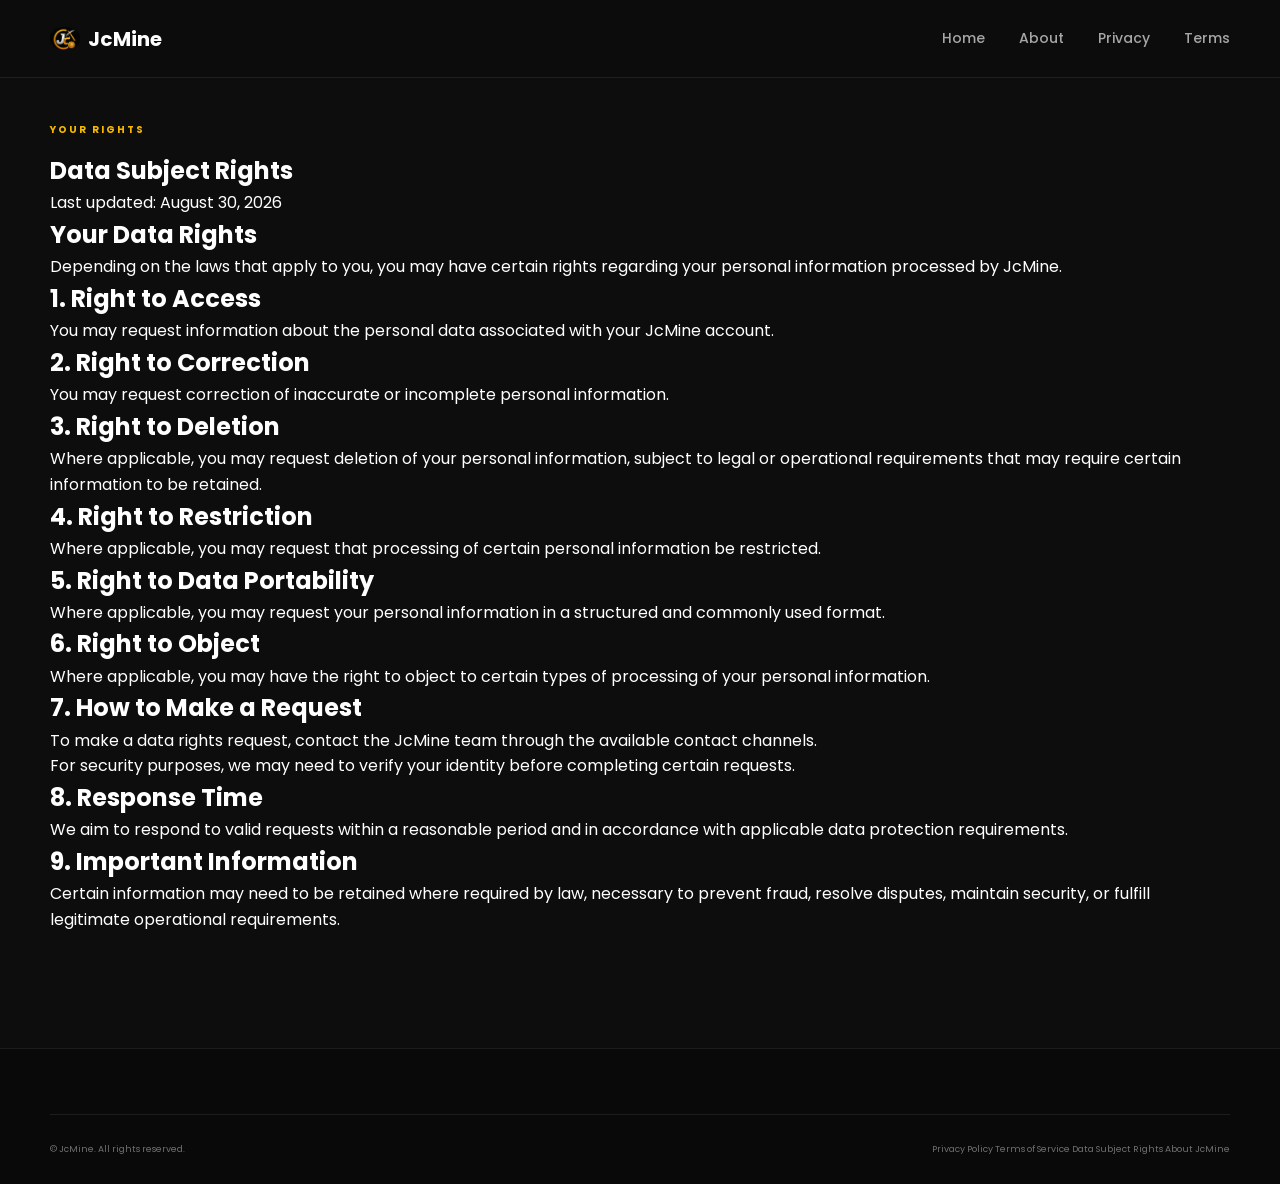
<file: data-rights.html>
<!DOCTYPE html>
<html lang="en">

<head>

    <meta charset="UTF-8">

    <meta
        name="viewport"
        content="width=device-width, initial-scale=1.0"
    >

    <meta
        name="theme-color"
        content="#0D0D0D"
    >

    <title>Data Subject Rights — JcMine</title>

    <link
        href="https://fonts.googleapis.com/css2?family=Poppins:wght@300;400;500;600;700;800&display=swap"
        rel="stylesheet"
    >

    <link rel="stylesheet" href="style.css">

</head>

<body>

<header class="site-header">

    <div class="container nav-container">

        <a href="index.html" class="brand">

            <img
                src="assets/images/jcmine_icon.png"
                alt="JcMine Logo"
            >

            <span>JcMine</span>

        </a>

        <nav class="desktop-nav">

            <a href="index.html" class="nav-link">
                Home
            </a>

            <a href="about.html" class="nav-link">
                About
            </a>

            <a href="privacy.html" class="nav-link">
                Privacy
            </a>

            <a href="terms.html" class="nav-link">
                Terms
            </a>

        </nav>

    </div>

</header>


<main>

<section class="section legal-section">

    <div class="container legal-container">

        <span class="section-label">
            YOUR RIGHTS
        </span>

        <h1>
            Data Subject <span>Rights</span>
        </h1>

        <p class="legal-updated">
            Last updated: August 30, 2026
        </p>


        <div class="legal-card">

            <h2>Your Data Rights</h2>

            <p>
                Depending on the laws that apply to you, you may have
                certain rights regarding your personal information
                processed by JcMine.
            </p>


            <h2>1. Right to Access</h2>

            <p>
                You may request information about the personal data
                associated with your JcMine account.
            </p>


            <h2>2. Right to Correction</h2>

            <p>
                You may request correction of inaccurate or incomplete
                personal information.
            </p>


            <h2>3. Right to Deletion</h2>

            <p>
                Where applicable, you may request deletion of your
                personal information, subject to legal or operational
                requirements that may require certain information to
                be retained.
            </p>


            <h2>4. Right to Restriction</h2>

            <p>
                Where applicable, you may request that processing of
                certain personal information be restricted.
            </p>


            <h2>5. Right to Data Portability</h2>

            <p>
                Where applicable, you may request your personal
                information in a structured and commonly used format.
            </p>


            <h2>6. Right to Object</h2>

            <p>
                Where applicable, you may have the right to object
                to certain types of processing of your personal
                information.
            </p>


            <h2>7. How to Make a Request</h2>

            <p>
                To make a data rights request, contact the JcMine
                team through the available contact channels.
            </p>

            <p>
                For security purposes, we may need to verify your
                identity before completing certain requests.
            </p>


            <h2>8. Response Time</h2>

            <p>
                We aim to respond to valid requests within a
                reasonable period and in accordance with applicable
                data protection requirements.
            </p>


            <h2>9. Important Information</h2>

            <p>
                Certain information may need to be retained where
                required by law, necessary to prevent fraud, resolve
                disputes, maintain security, or fulfill legitimate
                operational requirements.
            </p>

        </div>

    </div>

</section>

</main>


<footer class="site-footer">

    <div class="container footer-bottom">

        <p>
            © <span id="currentYear"></span> JcMine.
            All rights reserved.
        </p>

        <div>

            <a href="privacy-policy.html">
                Privacy Policy
            </a>

            <a href="terms-of-service.html">
                Terms of Service
            </a>

            <a href="data-subject-rights.html">
                Data Subject Rights
            </a>

            <a href="about.html">
                About JcMine
            </a>

        </div>

    </div>

</footer>

<script src="script.js"></script>

</body>
</html>
</file>
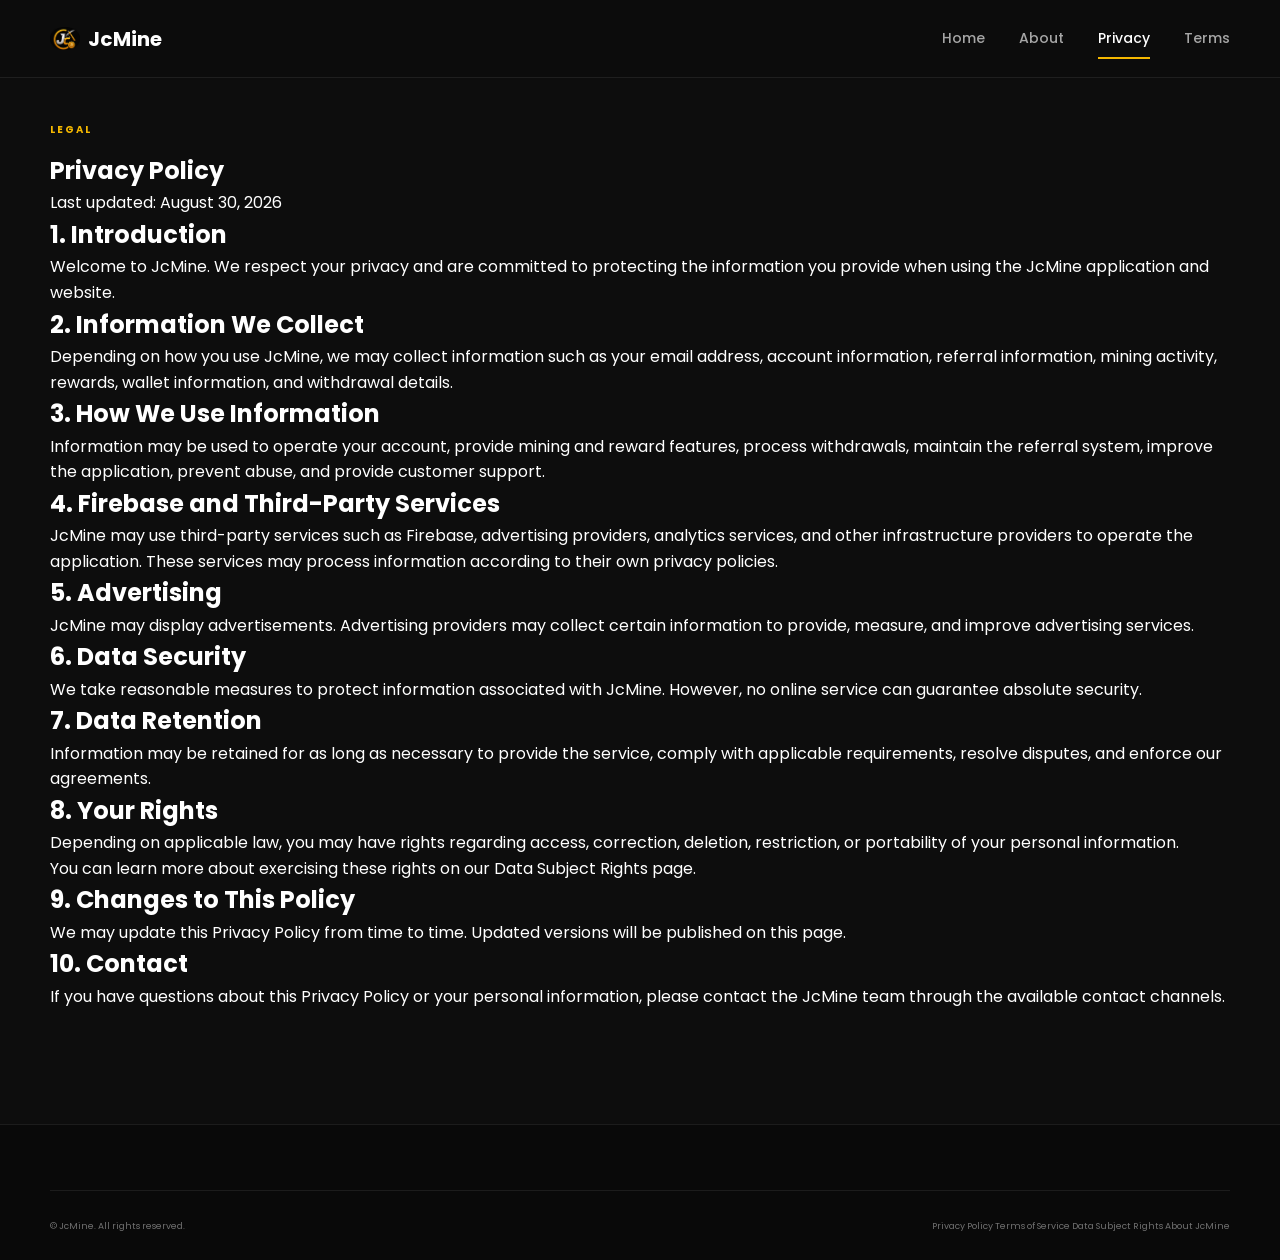
<file: privacy.html>
<!DOCTYPE html>
<html lang="en">
<head>
    <meta charset="UTF-8">

    <meta
        name="viewport"
        content="width=device-width, initial-scale=1.0"
    >

    <meta
        name="description"
        content="JcMine Privacy Policy"
    >

    <meta
        name="theme-color"
        content="#0D0D0D"
    >

    <title>Privacy Policy — JcMine</title>

    <link
        rel="preconnect"
        href="https://fonts.googleapis.com"
    >

    <link
        rel="preconnect"
        href="https://fonts.gstatic.com"
        crossorigin
    >

    <link
        href="https://fonts.googleapis.com/css2?family=Poppins:wght@300;400;500;600;700;800&display=swap"
        rel="stylesheet"
    >

    <link rel="stylesheet" href="style.css">
</head>

<body>

<header class="site-header">

    <div class="container nav-container">

        <a href="index.html" class="brand">

            <img
                src="assets/images/jcmine_icon.png"
                alt="JcMine Logo"
            >

            <span>JcMine</span>

        </a>

        <nav class="desktop-nav">

            <a href="index.html" class="nav-link">
                Home
            </a>

            <a href="about.html" class="nav-link">
                About
            </a>

            <a href="privacy.html" class="nav-link active">
                Privacy
            </a>

            <a href="terms.html" class="nav-link">
                Terms
            </a>

        </nav>

    </div>

</header>


<main>

<section class="section legal-section">

    <div class="container legal-container">

        <span class="section-label">
            LEGAL
        </span>

        <h1>
            Privacy <span>Policy</span>
        </h1>

        <p class="legal-updated">
            Last updated: August 30, 2026
        </p>


        <div class="legal-card">

            <h2>1. Introduction</h2>

            <p>
                Welcome to JcMine. We respect your privacy and are
                committed to protecting the information you provide
                when using the JcMine application and website.
            </p>


            <h2>2. Information We Collect</h2>

            <p>
                Depending on how you use JcMine, we may collect
                information such as your email address, account
                information, referral information, mining activity,
                rewards, wallet information, and withdrawal details.
            </p>


            <h2>3. How We Use Information</h2>

            <p>
                Information may be used to operate your account,
                provide mining and reward features, process
                withdrawals, maintain the referral system, improve
                the application, prevent abuse, and provide customer
                support.
            </p>


            <h2>4. Firebase and Third-Party Services</h2>

            <p>
                JcMine may use third-party services such as Firebase,
                advertising providers, analytics services, and other
                infrastructure providers to operate the application.
                These services may process information according to
                their own privacy policies.
            </p>


            <h2>5. Advertising</h2>

            <p>
                JcMine may display advertisements. Advertising
                providers may collect certain information to provide,
                measure, and improve advertising services.
            </p>


            <h2>6. Data Security</h2>

            <p>
                We take reasonable measures to protect information
                associated with JcMine. However, no online service
                can guarantee absolute security.
            </p>


            <h2>7. Data Retention</h2>

            <p>
                Information may be retained for as long as necessary
                to provide the service, comply with applicable
                requirements, resolve disputes, and enforce our
                agreements.
            </p>


            <h2>8. Your Rights</h2>

            <p>
                Depending on applicable law, you may have rights
                regarding access, correction, deletion, restriction,
                or portability of your personal information.
            </p>

            <p>
                You can learn more about exercising these rights on
                our Data Subject Rights page.
            </p>


            <h2>9. Changes to This Policy</h2>

            <p>
                We may update this Privacy Policy from time to time.
                Updated versions will be published on this page.
            </p>


            <h2>10. Contact</h2>

            <p>
                If you have questions about this Privacy Policy or
                your personal information, please contact the JcMine
                team through the available contact channels.
            </p>

        </div>

    </div>

</section>

</main>


<footer class="site-footer">

    <div class="container footer-bottom">

        <p>
            © <span id="currentYear"></span> JcMine.
            All rights reserved.
        </p>

        <div>

            <a href="privacy-policy.html">
                Privacy Policy
            </a>

            <a href="terms-of-service.html">
                Terms of Service
            </a>

            <a href="data-subject-rights.html">
                Data Subject Rights
            </a>

            <a href="about.html">
                About JcMine
            </a>

        </div>

    </div>

</footer>

<script src="script.js"></script>

</body>
</html>
</file>
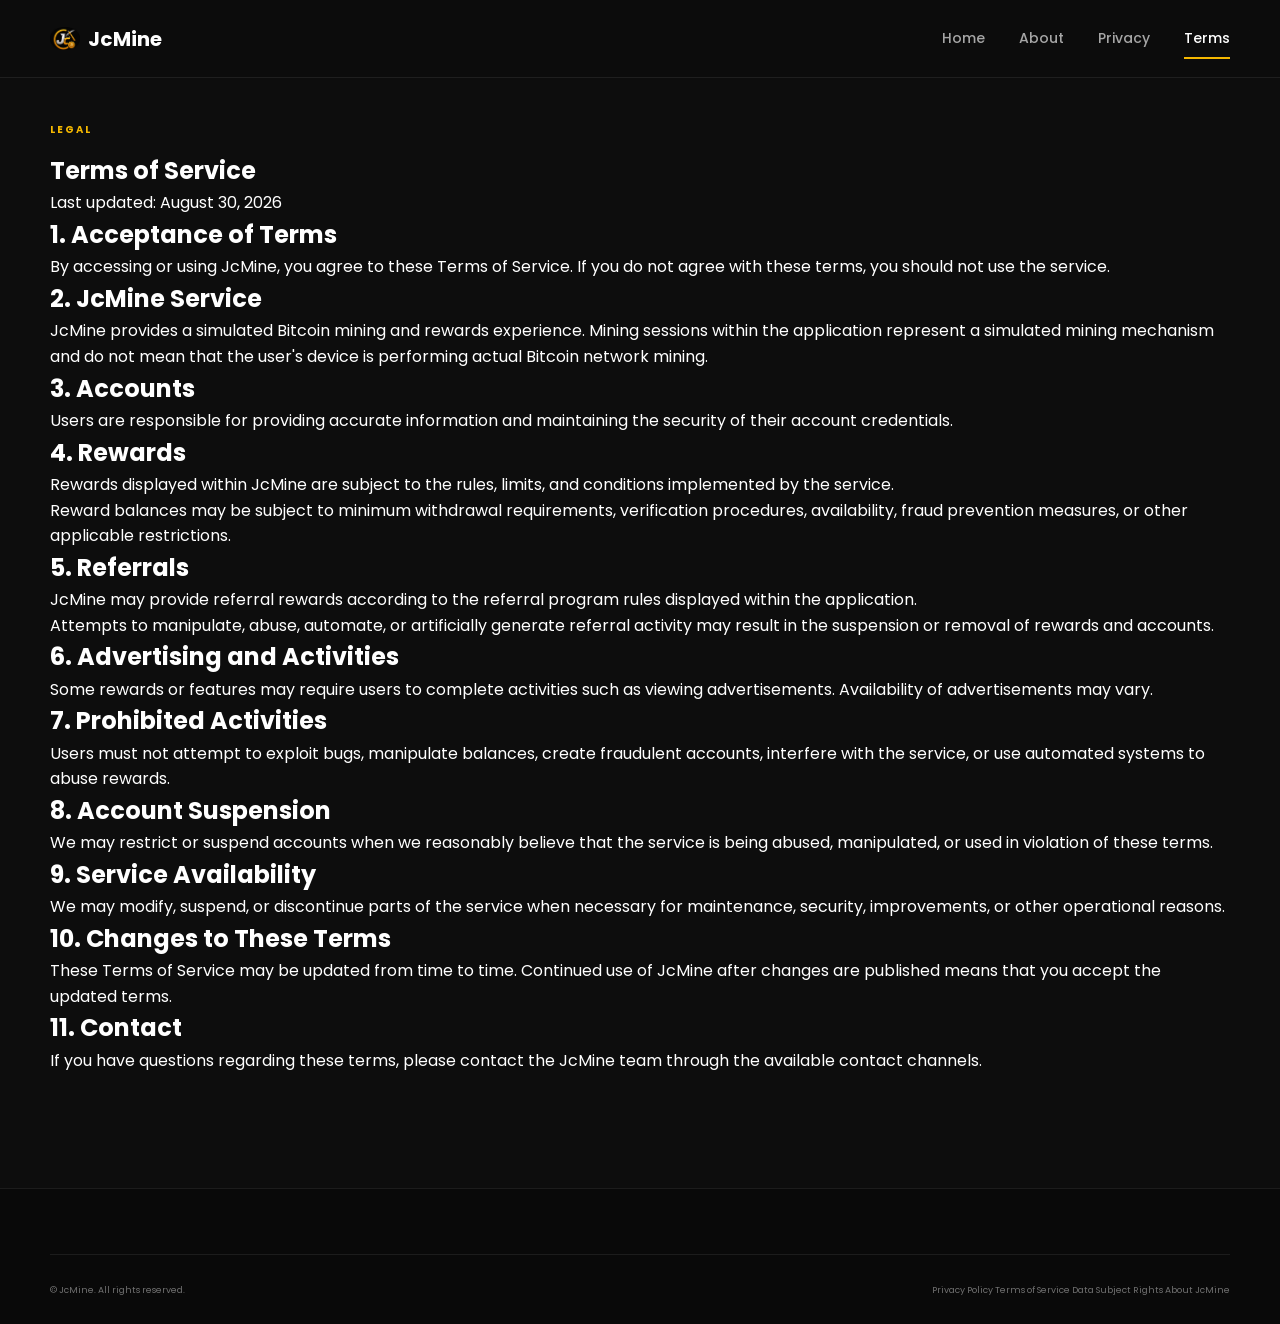
<file: terms.html>
<!DOCTYPE html>
<html lang="en">
<head>

    <meta charset="UTF-8">

    <meta
        name="viewport"
        content="width=device-width, initial-scale=1.0"
    >

    <meta
        name="theme-color"
        content="#0D0D0D"
    >

    <title>Terms of Service — JcMine</title>

    <link
        href="https://fonts.googleapis.com/css2?family=Poppins:wght@300;400;500;600;700;800&display=swap"
        rel="stylesheet"
    >

    <link rel="stylesheet" href="style.css">

</head>

<body>

<header class="site-header">

    <div class="container nav-container">

        <a href="index.html" class="brand">

            <img
                src="assets/images/jcmine_icon.png"
                alt="JcMine Logo"
            >

            <span>JcMine</span>

        </a>

        <nav class="desktop-nav">

            <a href="index.html" class="nav-link">
                Home
            </a>

            <a href="about.html" class="nav-link">
                About
            </a>

            <a href="privacy.html" class="nav-link">
                Privacy
            </a>

            <a href="terms.html" class="nav-link active">
                Terms
            </a>

        </nav>

    </div>

</header>


<main>

<section class="section legal-section">

    <div class="container legal-container">

        <span class="section-label">
            LEGAL
        </span>

        <h1>
            Terms of <span>Service</span>
        </h1>

        <p class="legal-updated">
            Last updated: August 30, 2026
        </p>


        <div class="legal-card">

            <h2>1. Acceptance of Terms</h2>

            <p>
                By accessing or using JcMine, you agree to these
                Terms of Service. If you do not agree with these
                terms, you should not use the service.
            </p>


            <h2>2. JcMine Service</h2>

            <p>
                JcMine provides a simulated Bitcoin mining and
                rewards experience. Mining sessions within the
                application represent a simulated mining mechanism
                and do not mean that the user's device is performing
                actual Bitcoin network mining.
            </p>


            <h2>3. Accounts</h2>

            <p>
                Users are responsible for providing accurate
                information and maintaining the security of their
                account credentials.
            </p>


            <h2>4. Rewards</h2>

            <p>
                Rewards displayed within JcMine are subject to the
                rules, limits, and conditions implemented by the
                service.
            </p>

            <p>
                Reward balances may be subject to minimum withdrawal
                requirements, verification procedures, availability,
                fraud prevention measures, or other applicable
                restrictions.
            </p>


            <h2>5. Referrals</h2>

            <p>
                JcMine may provide referral rewards according to the
                referral program rules displayed within the
                application.
            </p>

            <p>
                Attempts to manipulate, abuse, automate, or
                artificially generate referral activity may result
                in the suspension or removal of rewards and accounts.
            </p>


            <h2>6. Advertising and Activities</h2>

            <p>
                Some rewards or features may require users to
                complete activities such as viewing advertisements.
                Availability of advertisements may vary.
            </p>


            <h2>7. Prohibited Activities</h2>

            <p>
                Users must not attempt to exploit bugs, manipulate
                balances, create fraudulent accounts, interfere with
                the service, or use automated systems to abuse
                rewards.
            </p>


            <h2>8. Account Suspension</h2>

            <p>
                We may restrict or suspend accounts when we reasonably
                believe that the service is being abused, manipulated,
                or used in violation of these terms.
            </p>


            <h2>9. Service Availability</h2>

            <p>
                We may modify, suspend, or discontinue parts of the
                service when necessary for maintenance, security,
                improvements, or other operational reasons.
            </p>


            <h2>10. Changes to These Terms</h2>

            <p>
                These Terms of Service may be updated from time to
                time. Continued use of JcMine after changes are
                published means that you accept the updated terms.
            </p>


            <h2>11. Contact</h2>

            <p>
                If you have questions regarding these terms, please
                contact the JcMine team through the available contact
                channels.
            </p>

        </div>

    </div>

</section>

</main>


<footer class="site-footer">

    <div class="container footer-bottom">

        <p>
            © <span id="currentYear"></span> JcMine.
            All rights reserved.
        </p>

        <div>

            <a href="privacy-policy.html">
                Privacy Policy
            </a>

            <a href="terms-of-service.html">
                Terms of Service
            </a>

            <a href="data-subject-rights.html">
                Data Subject Rights
            </a>

            <a href="about.html">
                About JcMine
            </a>

        </div>

    </div>

</footer>

<script src="script.js"></script>

</body>
</html>
</file>
<file: style.css>
/* ============================================================
   JC MINE WEBSITE
   Main Stylesheet
   ============================================================ */

/* ============================================================
   ROOT VARIABLES
   ============================================================ */

:root {
    --black: #0D0D0D;
    --black-soft: #111111;
    --black-card: #1A1A1A;
    --black-card-light: #202020;

    --gold: #F5B800;
    --gold-light: #FFD54A;
    --gold-dark: #C99400;

    --white: #FFFFFF;
    --white-soft: #E8E8E8;
    --white-muted: #A6A6A6;
    --white-dark: #707070;

    --green: #42D392;

    --border: rgba(255, 255, 255, 0.08);
    --border-gold: rgba(245, 184, 0, 0.28);

    --container: 1180px;

    --radius-small: 10px;
    --radius-medium: 16px;
    --radius-large: 24px;
    --radius-xl: 32px;

    --transition: 0.3s ease;
}


/* ============================================================
   RESET
   ============================================================ */

* {
    margin: 0;
    padding: 0;
    box-sizing: border-box;
}

html {
    scroll-behavior: smooth;
    scroll-padding-top: 90px;
}

body {
    font-family: "Poppins", sans-serif;
    background: var(--black);
    color: var(--white);
    line-height: 1.6;
    overflow-x: hidden;
}

body,
button,
a {
    font-family: "Poppins", sans-serif;
}

button {
    border: none;
    outline: none;
}

a {
    color: inherit;
    text-decoration: none;
}

img {
    max-width: 100%;
    display: block;
}

::selection {
    background: var(--gold);
    color: var(--black);
}


/* ============================================================
   GLOBAL CONTAINER
   ============================================================ */

.container {
    width: min(
        calc(100% - 40px),
        var(--container)
    );

    margin: 0 auto;
}


/* ============================================================
   HEADER
   ============================================================ */

.site-header {
    position: fixed;
    top: 0;
    left: 0;
    width: 100%;
    height: 78px;
    z-index: 1000;

    background: rgba(13, 13, 13, 0.86);

    backdrop-filter: blur(18px);
    -webkit-backdrop-filter: blur(18px);

    border-bottom: 1px solid var(--border);
}

.nav-container {
    height: 100%;

    display: flex;
    align-items: center;
    justify-content: space-between;

    gap: 30px;
}

.brand {
    display: flex;
    align-items: center;

    flex-shrink: 0;
}

.brand-logo {
    width: 130px;
    height: auto;

    object-fit: contain;
}

.desktop-nav {
    display: flex;
    align-items: center;

    gap: 34px;
}

.nav-link {
    position: relative;

    color: var(--white-muted);

    font-size: 14px;
    font-weight: 500;

    transition: var(--transition);
}

.nav-link:hover,
.nav-link.active {
    color: var(--white);
}

.nav-link::after {
    content: "";

    position: absolute;

    left: 0;
    bottom: -9px;

    width: 0;
    height: 2px;

    background: var(--gold);

    transition: width var(--transition);
}

.nav-link:hover::after,
.nav-link.active::after {
    width: 100%;
}

.nav-actions {
    display: flex;
    align-items: center;
}

.nav-download {
    padding: 10px 18px;

    border: 1px solid var(--gold);

    border-radius: 10px;

    color: var(--gold);

    font-size: 13px;
    font-weight: 600;

    transition: var(--transition);
}

.nav-download:hover {
    background: var(--gold);
    color: var(--black);

    box-shadow:
        0 0 25px rgba(245, 184, 0, 0.25);
}

.mobile-menu-button {
    display: none;

    width: 42px;
    height: 42px;

    background: transparent;

    border: 1px solid var(--border);
    border-radius: 10px;

    cursor: pointer;

    flex-direction: column;
    justify-content: center;
    align-items: center;

    gap: 5px;
}

.mobile-menu-button span {
    width: 20px;
    height: 2px;

    background: var(--white);

    border-radius: 2px;

    transition: var(--transition);
}


/* ============================================================
   MOBILE NAV
   ============================================================ */

.mobile-nav {
    display: none;

    position: absolute;

    top: 78px;
    left: 0;

    width: 100%;

    padding: 18px 20px 24px;

    background: rgba(13, 13, 13, 0.98);

    border-bottom: 1px solid var(--border);
}

.mobile-nav.open {
    display: flex;

    flex-direction: column;

    gap: 4px;
}

.mobile-nav-link {
    padding: 14px 12px;

    color: var(--white-muted);

    font-size: 14px;

    border-radius: 10px;

    transition: var(--transition);
}

.mobile-nav-link:hover {
    background: var(--black-card);

    color: var(--gold);
}

.mobile-download {
    margin-top: 8px;

    background: var(--gold);

    color: var(--black) !important;

    text-align: center;

    font-weight: 700;
}


/* ============================================================
   HERO
   ============================================================ */

.hero {
    position: relative;

    min-height: 800px;

    padding-top: 78px;

    display: flex;
    align-items: center;

    overflow: hidden;
}

.hero-container {
    position: relative;
    z-index: 2;

    display: grid;

    grid-template-columns: 1.05fr 0.95fr;

    align-items: center;

    gap: 70px;

    padding-top: 70px;
    padding-bottom: 70px;
}

.hero-content {
    max-width: 680px;
}

.hero-badge {
    display: inline-flex;
    align-items: center;

    gap: 9px;

    padding: 8px 14px;

    margin-bottom: 24px;

    background: rgba(245, 184, 0, 0.08);

    border: 1px solid rgba(245, 184, 0, 0.2);

    border-radius: 50px;

    color: var(--gold-light);

    font-size: 11px;
    font-weight: 600;

    letter-spacing: 0.4px;
}

.status-dot {
    width: 7px;
    height: 7px;

    border-radius: 50%;

    background: var(--gold);

    box-shadow:
        0 0 10px rgba(245, 184, 0, 0.8);

    animation: pulseDot 2s infinite;
}

@keyframes pulseDot {
    0%,
    100% {
        opacity: 1;
        transform: scale(1);
    }

    50% {
        opacity: 0.5;
        transform: scale(0.75);
    }
}

.hero h1 {
    font-size: clamp(42px, 5.2vw, 72px);

    line-height: 1.08;

    letter-spacing: -2.5px;

    font-weight: 800;

    margin-bottom: 24px;
}

.hero h1 span {
    display: inline;

    color: var(--gold);

    text-shadow:
        0 0 40px rgba(245, 184, 0, 0.16);
}

.hero-description {
    max-width: 610px;

    color: var(--white-muted);

    font-size: 16px;

    line-height: 1.9;

    margin-bottom: 32px;
}

.hero-buttons {
    display: flex;

    align-items: center;

    gap: 14px;

    margin-bottom: 30px;
}


/* ============================================================
   BUTTONS
   ============================================================ */

.button {
    display: inline-flex;

    align-items: center;
    justify-content: center;

    gap: 10px;

    min-height: 50px;

    padding: 0 23px;

    border-radius: 12px;

    font-size: 13px;

    font-weight: 700;

    transition:
        transform var(--transition),
        background var(--transition),
        color var(--transition),
        box-shadow var(--transition),
        border-color var(--transition);
}

/* =========================================================
   BRAND / HEADER LOGO
========================================================= */

.brand {
    display: inline-flex;
    align-items: center;
    gap: 10px;
    text-decoration: none;
}

.brand img {
    width: 38px;
    height: 38px;
    object-fit: contain;
    display: block;
}

.brand span {
    font-size: 21px;
    font-weight: 700;
    color: #ffffff;
}

.button-primary {
    background: var(--gold);

    color: var(--black);

    box-shadow:
        0 10px 35px rgba(245, 184, 0, 0.16);
}

.button-primary:hover {
    background: var(--gold-light);

    transform: translateY(-3px);

    box-shadow:
        0 15px 45px rgba(245, 184, 0, 0.28);
}

.button-secondary {
    background: transparent;

    color: var(--white);

    border: 1px solid rgba(255, 255, 255, 0.14);
}

.button-secondary:hover {
    border-color: var(--gold);

    color: var(--gold);

    transform: translateY(-3px);
}

.button-arrow {
    font-size: 18px;

    line-height: 0;
}


/* ============================================================
   HERO TRUST
   ============================================================ */

.hero-trust {
    display: flex;

    flex-wrap: wrap;

    gap: 20px;
}

.trust-item {
    display: flex;

    align-items: center;

    gap: 7px;

    color: var(--white-dark);

    font-size: 11px;
}

.trust-icon {
    display: flex;

    align-items: center;
    justify-content: center;

    width: 17px;
    height: 17px;

    border-radius: 50%;

    background: rgba(66, 211, 146, 0.1);

    color: var(--green);

    font-size: 10px;
}


/* ============================================================
   HERO VISUAL
   ============================================================ */

.hero-visual {
    position: relative;

    min-height: 500px;

    display: flex;

    align-items: center;
    justify-content: center;
}

.hero-logo-card {
    position: relative;
    z-index: 3;

    width: 320px;
    height: 320px;

    display: flex;

    flex-direction: column;

    align-items: center;
    justify-content: center;

    gap: 20px;

    background:
        radial-gradient(
            circle at center,
            rgba(245, 184, 0, 0.08),
            rgba(26, 26, 26, 0.95) 60%
        );

    border: 1px solid rgba(245, 184, 0, 0.22);

    border-radius: 50%;

    box-shadow:
        0 0 80px rgba(245, 184, 0, 0.08),
        inset 0 0 50px rgba(245, 184, 0, 0.025);

    animation: floatingLogo 5s ease-in-out infinite;
}

@keyframes floatingLogo {
    0%,
    100% {
        transform: translateY(0);
    }

    50% {
        transform: translateY(-10px);
    }
}

.logo-card-glow {
    position: absolute;

    width: 210px;
    height: 210px;

    border-radius: 50%;

    background: var(--gold);

    filter: blur(100px);

    opacity: 0.08;
}

.hero-logo {
    position: relative;
    z-index: 2;

    width: 190px;
    max-height: 100px;

    object-fit: contain;
}

.mining-status {
    position: relative;
    z-index: 2;

    display: flex;

    align-items: center;

    gap: 8px;

    padding: 8px 14px;

    border-radius: 50px;

    background: rgba(13, 13, 13, 0.75);

    border: 1px solid var(--border);

    color: var(--white-muted);

    font-size: 10px;
}

.mining-status .status-dot {
    width: 6px;
    height: 6px;

    background: var(--green);

    box-shadow:
        0 0 10px rgba(66, 211, 146, 0.7);
}


/* ============================================================
   HERO ORBITS
   ============================================================ */

.hero-orbit {
    position: absolute;

    border: 1px solid rgba(245, 184, 0, 0.1);

    border-radius: 50%;
}

.orbit-one {
    width: 450px;
    height: 450px;

    transform: rotate(-20deg);
}

.orbit-two {
    width: 600px;
    height: 260px;

    transform: rotate(35deg);
}


/* ============================================================
   FLOATING CARDS
   ============================================================ */

.floating-card {
    position: absolute;

    z-index: 5;

    display: flex;

    align-items: center;

    gap: 11px;

    padding: 13px 15px;

    background: rgba(26, 26, 26, 0.92);

    border: 1px solid var(--border);

    border-radius: 14px;

    box-shadow:
        0 15px 50px rgba(0, 0, 0, 0.35);

    backdrop-filter: blur(10px);

    animation: floatingCard 4s ease-in-out infinite;
}

.floating-card small {
    display: block;

    color: var(--white-dark);

    font-size: 9px;

    margin-bottom: 2px;
}

.floating-card strong {
    display: block;

    color: var(--white);

    font-size: 12px;
}

.floating-icon {
    display: flex;

    align-items: center;
    justify-content: center;

    width: 34px;
    height: 34px;

    border-radius: 10px;

    background: rgba(245, 184, 0, 0.1);

    color: var(--gold);

    font-weight: 700;
}

.floating-card-one {
    top: 70px;
    right: 10px;
}

.floating-card-two {
    bottom: 80px;
    left: 15px;

    animation-delay: -2s;
}

@keyframes floatingCard {
    0%,
    100% {
        transform: translateY(0);
    }

    50% {
        transform: translateY(-8px);
    }
}


/* ============================================================
   HERO GLOWS
   ============================================================ */

.hero-glow {
    position: absolute;

    border-radius: 50%;

    filter: blur(120px);

    pointer-events: none;
}

.hero-glow-one {
    width: 500px;
    height: 500px;

    top: -180px;
    right: -100px;

    background: var(--gold);

    opacity: 0.045;
}

.hero-glow-two {
    width: 400px;
    height: 400px;

    bottom: -150px;
    left: -150px;

    background: var(--gold);

    opacity: 0.035;
}

.hero-bottom-fade {
    position: absolute;

    bottom: 0;
    left: 0;

    width: 100%;
    height: 160px;

    background:
        linear-gradient(
            to bottom,
            transparent,
            var(--black)
        );

    pointer-events: none;
}


/* ============================================================
   STATS
   ============================================================ */

.stats-section {
    position: relative;

    border-top: 1px solid var(--border);
    border-bottom: 1px solid var(--border);

    background: rgba(26, 26, 26, 0.25);
}

.stats-grid {
    min-height: 125px;

    display: grid;

    grid-template-columns:
        1fr
        auto
        1fr
        auto
        1fr
        auto
        1fr;

    align-items: center;

    gap: 25px;
}

.stat-item {
    text-align: center;
}

.stat-number {
    display: block;

    color: var(--gold);

    font-size: 22px;

    font-weight: 800;

    line-height: 1.2;
}

.stat-label {
    display: block;

    margin-top: 4px;

    color: var(--white-dark);

    font-size: 10px;

    text-transform: uppercase;

    letter-spacing: 0.8px;
}

.stat-divider {
    width: 1px;
    height: 35px;

    background: var(--border);
}


/* ============================================================
   GENERAL SECTIONS
   ============================================================ */

.section {
    padding: 115px 0;
}

.section-heading {
    max-width: 680px;

    margin: 0 auto 55px;

    text-align: center;
}

.section-label {
    display: inline-block;

    margin-bottom: 14px;

    color: var(--gold);

    font-size: 10px;

    font-weight: 700;

    letter-spacing: 2px;
}

.section-heading h2,
.app-content h2,
.referral-content h2 {
    font-size: clamp(30px, 4vw, 46px);

    line-height: 1.18;

    letter-spacing: -1.2px;

    font-weight: 750;

    margin-bottom: 16px;
}

.section-heading h2 span,
.app-content h2 span,
.referral-content h2 span,
.final-cta h2 span {
    color: var(--gold);
}

.section-heading p {
    color: var(--white-muted);

    font-size: 14px;

    line-height: 1.8;
}


/* ============================================================
   HOW IT WORKS
   ============================================================ */

.steps-grid {
    display: grid;

    grid-template-columns: repeat(3, 1fr);

    gap: 20px;
}

.step-card {
    position: relative;

    padding: 32px;

    min-height: 310px;

    background:
        linear-gradient(
            145deg,
            rgba(32, 32, 32, 0.8),
            rgba(20, 20, 20, 0.8)
        );

    border: 1px solid var(--border);

    border-radius: var(--radius-large);

    overflow: hidden;

    transition:
        transform var(--transition),
        border-color var(--transition),
        box-shadow var(--transition);
}

.step-card:hover {
    transform: translateY(-7px);

    border-color: var(--border-gold);

    box-shadow:
        0 20px 50px rgba(0, 0, 0, 0.3);
}

.step-number {
    position: absolute;

    top: 20px;
    right: 25px;

    color: rgba(245, 184, 0, 0.1);

    font-size: 54px;

    font-weight: 800;
}

.step-icon {
    display: flex;

    align-items: center;
    justify-content: center;

    width: 58px;
    height: 58px;

    margin-bottom: 30px;

    background: rgba(245, 184, 0, 0.08);

    border: 1px solid rgba(245, 184, 0, 0.16);

    border-radius: 16px;

    color: var(--gold);

    font-size: 24px;
}

.step-card h3 {
    margin-bottom: 10px;

    font-size: 18px;

    font-weight: 700;
}

.step-card p {
    color: var(--white-muted);

    font-size: 12px;

    line-height: 1.8;
}


/* ============================================================
   FEATURES
   ============================================================ */

.features-section {
    background:
        linear-gradient(
            to bottom,
            rgba(26, 26, 26, 0.18),
            transparent
        );
}

.features-grid {
    display: grid;

    grid-template-columns: repeat(3, 1fr);

    gap: 18px;
}

.feature-card {
    position: relative;

    min-height: 240px;

    padding: 28px;

    background: var(--black-card);

    border: 1px solid var(--border);

    border-radius: var(--radius-medium);

    overflow: hidden;

    transition:
        transform var(--transition),
        border-color var(--transition);
}

.feature-card:hover {
    transform: translateY(-5px);

    border-color: var(--border-gold);
}

.feature-large {
    grid-column: span 2;

    display: flex;

    align-items: flex-start;

    gap: 20px;
}

.feature-icon {
    flex-shrink: 0;

    display: flex;

    align-items: center;
    justify-content: center;

    width: 52px;
    height: 52px;

    margin-bottom: 20px;

    background: rgba(245, 184, 0, 0.08);

    border: 1px solid rgba(245, 184, 0, 0.15);

    border-radius: 14px;

    color: var(--gold);

    font-size: 21px;
}

.feature-large .feature-icon {
    margin-bottom: 0;
}

.feature-card h3 {
    margin-bottom: 8px;

    font-size: 17px;
}

.feature-card p {
    color: var(--white-muted);

    font-size: 12px;

    line-height: 1.8;
}

.feature-decoration {
    position: absolute;

    right: -20px;
    bottom: -25px;

    color: rgba(245, 184, 0, 0.035);

    font-size: 80px;

    font-weight: 800;

    pointer-events: none;
}


/* ============================================================
   REFERRAL SECTION
   ============================================================ */

.referral-section {
    padding: 35px 0 115px;
}

.referral-box {
    position: relative;

    min-height: 430px;

    display: grid;

    grid-template-columns: 1.1fr 0.9fr;

    align-items: center;

    gap: 50px;

    padding: 60px;

    background:
        radial-gradient(
            circle at 85% 50%,
            rgba(245, 184, 0, 0.1),
            transparent 35%
        ),
        var(--black-card);

    border: 1px solid var(--border-gold);

    border-radius: var(--radius-xl);

    overflow: hidden;
}

.referral-box::before {
    content: "";

    position: absolute;

    top: -200px;
    left: -200px;

    width: 400px;
    height: 400px;

    border-radius: 50%;

    background: var(--gold);

    filter: blur(150px);

    opacity: 0.035;
}

.referral-content {
    position: relative;

    z-index: 2;

    max-width: 600px;
}

.referral-content p {
    max-width: 570px;

    margin-bottom: 28px;

    color: var(--white-muted);

    font-size: 13px;

    line-height: 1.9;
}

.referral-visual {
    position: relative;

    min-height: 300px;

    display: flex;

    align-items: center;
    justify-content: center;
}

.referral-circle {
    width: 210px;
    height: 210px;

    display: flex;

    align-items: center;
    justify-content: center;

    border-radius: 50%;

    background:
        radial-gradient(
            circle,
            rgba(245, 184, 0, 0.13),
            rgba(245, 184, 0, 0.025) 65%
        );

    border: 1px solid rgba(245, 184, 0, 0.22);

    box-shadow:
        0 0 80px rgba(245, 184, 0, 0.07);
}

.referral-symbol {
    font-size: 65px;

    filter:
        drop-shadow(
            0 0 25px rgba(245, 184, 0, 0.18)
        );
}

.referral-mini-card {
    position: absolute;

    right: 10px;
    bottom: 20px;

    padding: 16px 20px;

    background: rgba(13, 13, 13, 0.92);

    border: 1px solid var(--border);

    border-radius: 14px;

    box-shadow:
        0 15px 45px rgba(0, 0, 0, 0.4);
}

.referral-mini-card span {
    display: block;

    margin-bottom: 3px;

    color: var(--white-dark);

    font-size: 9px;
}

.referral-mini-card strong {
    color: var(--gold);

    font-size: 16px;
}


/* ============================================================
   APP SECTION
   ============================================================ */

.app-section {
    overflow: hidden;
}

.app-container {
    display: grid;

    grid-template-columns: 0.8fr 1.2fr;

    align-items: center;

    gap: 90px;
}

.app-visual {
    display: flex;

    justify-content: center;
}

.phone-frame {
    position: relative;

    width: 250px;
    height: 500px;

    padding: 8px;

    background: #080808;

    border: 2px solid #292929;

    border-radius: 38px;

    box-shadow:
        0 35px 80px rgba(0, 0, 0, 0.55),
        0 0 80px rgba(245, 184, 0, 0.04);
}

.phone-screen {
    position: relative;

    width: 100%;
    height: 100%;

    display: flex;

    flex-direction: column;

    align-items: center;

    padding: 60px 18px 25px;

    background:
        radial-gradient(
            circle at top,
            rgba(245, 184, 0, 0.1),
            transparent 38%
        ),
        #0D0D0D;

    border-radius: 30px;

    overflow: hidden;
}

.phone-notch {
    position: absolute;

    top: 10px;
    left: 50%;

    transform: translateX(-50%);

    width: 85px;
    height: 22px;

    background: #050505;

    border-radius: 20px;
}

.phone-logo {
    width: 115px;

    margin-bottom: 6px;
}

.phone-title {
    color: var(--white-muted);

    font-size: 10px;

    margin-bottom: 40px;
}

.phone-mining-card {
    width: 100%;

    padding: 18px;

    background: var(--black-card);

    border: 1px solid var(--border);

    border-radius: 16px;
}

.phone-mining-card small {
    display: block;

    color: var(--white-dark);

    font-size: 9px;

    margin-bottom: 8px;
}

.phone-mining-card strong {
    display: block;

    color: var(--gold);

    font-size: 15px;

    margin-bottom: 8px;
}

.phone-mining-card span {
    color: var(--white-muted);

    font-size: 9px;
}

.app-content {
    max-width: 600px;
}

.app-content > p {
    color: var(--white-muted);

    font-size: 14px;

    line-height: 1.9;

    margin-bottom: 26px;
}

.app-features {
    display: grid;

    grid-template-columns: repeat(2, 1fr);

    gap: 13px;

    margin-bottom: 30px;
}

.app-features div {
    display: flex;

    align-items: center;

    gap: 9px;

    color: var(--white-soft);

    font-size: 11px;
}

.app-features span {
    display: flex;

    align-items: center;
    justify-content: center;

    width: 19px;
    height: 19px;

    border-radius: 50%;

    background: rgba(66, 211, 146, 0.1);

    color: var(--green);

    font-size: 10px;
}

.download-note {
    display: block;

    margin-top: 10px;

    color: var(--white-dark);

    font-size: 10px;
}


/* ============================================================
   FAQ
   ============================================================ */

.faq-section {
    background:
        linear-gradient(
            to bottom,
            transparent,
            rgba(26, 26, 26, 0.22)
        );
}

.faq-list {
    max-width: 800px;

    margin: 0 auto;
}

.faq-item {
    border-bottom: 1px solid var(--border);
}

.faq-question {
    width: 100%;

    display: flex;

    align-items: center;
    justify-content: space-between;

    gap: 20px;

    padding: 23px 5px;

    background: transparent;

    color: var(--white);

    font-size: 14px;

    font-weight: 600;

    text-align: left;

    cursor: pointer;
}

.faq-plus {
    display: flex;

    align-items: center;
    justify-content: center;

    width: 30px;
    height: 30px;

    flex-shrink: 0;

    border: 1px solid var(--border);

    border-radius: 50%;

    color: var(--gold);

    font-size: 19px;

    transition: var(--transition);
}

.faq-item.active .faq-plus {
    transform: rotate(45deg);

    background: rgba(245, 184, 0, 0.08);

    border-color: var(--border-gold);
}

.faq-answer {
    max-height: 0;

    overflow: hidden;

    transition:
        max-height 0.35s ease,
        padding 0.35s ease;
}

.faq-item.active .faq-answer {
    max-height: 250px;

    padding-bottom: 20px;
}

.faq-answer p {
    color: var(--white-muted);

    font-size: 12px;

    line-height: 1.8;
}


/* ============================================================
   FINAL CTA
   ============================================================ */

.final-cta {
    position: relative;

    padding: 110px 0;

    text-align: center;

    overflow: hidden;

    border-top: 1px solid var(--border);
}

.cta-glow {
    position: absolute;

    left: 50%;
    top: 50%;

    transform: translate(-50%, -50%);

    width: 500px;
    height: 250px;

    border-radius: 50%;

    background: var(--gold);

    filter: blur(150px);

    opacity: 0.05;

    pointer-events: none;
}

.cta-content {
    position: relative;

    z-index: 2;
}

.cta-logo {
    width: 130px;

    margin: 0 auto 25px;
}

.final-cta h2 {
    max-width: 700px;

    margin: 0 auto 15px;

    font-size: clamp(30px, 4vw, 48px);

    line-height: 1.2;

    letter-spacing: -1.3px;
}

.final-cta p {
    max-width: 550px;

    margin: 0 auto 28px;

    color: var(--white-muted);

    font-size: 13px;
}


/* ============================================================
   FOOTER
   ============================================================ */

.site-footer {
    padding-top: 65px;

    border-top: 1px solid var(--border);

    background: #090909;
}

.footer-grid {
    display: grid;

    grid-template-columns: 1.7fr 1fr 1fr 1fr;

    gap: 50px;

    padding-bottom: 55px;
}

.footer-logo {
    width: 125px;

    margin-bottom: 15px;
}

.footer-brand p {
    max-width: 270px;

    color: var(--white-dark);

    font-size: 11px;

    line-height: 1.8;
}

.footer-column {
    display: flex;

    flex-direction: column;

    align-items: flex-start;

    gap: 9px;
}

.footer-column h4 {
    margin-bottom: 7px;

    color: var(--white);

    font-size: 12px;
}

.footer-column a {
    color: var(--white-dark);

    font-size: 11px;

    transition: var(--transition);
}

.footer-column a:hover {
    color: var(--gold);
}

.footer-bottom {
    min-height: 70px;

    display: flex;

    align-items: center;
    justify-content: space-between;

    gap: 20px;

    border-top: 1px solid var(--border);

    color: var(--white-dark);

    font-size: 9px;
}


/* ============================================================
   RESPONSIVE — TABLET
   ============================================================ */

@media (max-width: 1000px) {

    .desktop-nav {
        gap: 20px;
    }

    .hero-container {
        grid-template-columns: 1fr;

        gap: 30px;

        text-align: center;
    }

    .hero-content {
        max-width: 750px;

        margin: 0 auto;
    }

    .hero-description {
        margin-left: auto;
        margin-right: auto;
    }

    .hero-buttons {
        justify-content: center;
    }

    .hero-trust {
        justify-content: center;
    }

    .hero-visual {
        min-height: 420px;
    }

    .steps-grid {
        grid-template-columns: 1fr 1fr;
    }

    .feature-large {
        grid-column: span 1;

        display: block;
    }

    .feature-large .feature-icon {
        margin-bottom: 20px;
    }

    .features-grid {
        grid-template-columns: repeat(2, 1fr);
    }

    .referral-box {
        grid-template-columns: 1fr;

        text-align: center;

        gap: 20px;
    }

    .referral-content {
        margin: 0 auto;
    }

    .referral-visual {
        min-height: 270px;
    }

    .app-container {
        grid-template-columns: 1fr;

        gap: 60px;
    }

    .app-content {
        max-width: 700px;

        margin: 0 auto;

        text-align: center;
    }

    .app-features {
        text-align: left;
    }

    .footer-grid {
        grid-template-columns: 1.5fr 1fr 1fr;
    }

    .footer-column:last-child {
        grid-column: 2;
    }
}


/* ============================================================
   RESPONSIVE — MOBILE
   ============================================================ */

@media (max-width: 700px) {

    .container {
        width: min(
            calc(100% - 30px),
            var(--container)
        );
    }

    .site-header {
        height: 70px;
    }

    .brand-logo {
        width: 105px;
    }

    .desktop-nav,
    .nav-download {
        display: none;
    }

    .mobile-menu-button {
        display: flex;
    }

    .mobile-nav {
        top: 70px;
    }

    .hero {
        min-height: auto;

        padding-top: 70px;
    }

    .hero-container {
        padding-top: 70px;
        padding-bottom: 60px;

        gap: 10px;
    }

    .hero h1 {
        font-size: clamp(38px, 11vw, 54px);

        letter-spacing: -1.8px;
    }

    .hero-description {
        font-size: 13px;

        line-height: 1.8;
    }

    .hero-buttons {
        flex-direction: column;

        width: 100%;
    }

    .hero-buttons .button {
        width: 100%;
    }

    .hero-trust {
        gap: 10px 16px;
    }

    .hero-visual {
        min-height: 370px;
    }

    .hero-logo-card {
        width: 245px;
        height: 245px;
    }

    .hero-logo {
        width: 145px;
    }

    .orbit-one {
        width: 320px;
        height: 320px;
    }

    .orbit-two {
        width: 400px;
        height: 190px;
    }

    .floating-card {
        padding: 10px 11px;
    }

    .floating-card-one {
        top: 25px;
        right: 0;
    }

    .floating-card-two {
        bottom: 25px;
        left: 0;
    }

    .floating-icon {
        width: 29px;
        height: 29px;
    }

    .stats-grid {
        grid-template-columns: 1fr 1fr;

        gap: 25px;

        padding: 30px 0;
    }

    .stat-divider {
        display: none;
    }

    .stat-number {
        font-size: 18px;
    }

    .stat-label {
        font-size: 8px;
    }

    .section {
        padding: 80px 0;
    }

    .section-heading {
        margin-bottom: 38px;
    }

    .section-heading h2,
    .app-content h2,
    .referral-content h2 {
        font-size: 30px;
    }

    .section-heading p {
        font-size: 12px;
    }

    .steps-grid {
        grid-template-columns: 1fr;
    }

    .step-card {
        min-height: 270px;

        padding: 27px;
    }

    .features-grid {
        grid-template-columns: 1fr;
    }

    .feature-card {
        min-height: auto;
    }

    .feature-large {
        grid-column: span 1;
    }

    .referral-section {
        padding: 10px 0 80px;
    }

    .referral-box {
        padding: 38px 24px;

        border-radius: 24px;
    }

    .referral-content p {
        font-size: 12px;
    }

    .referral-visual {
        min-height: 250px;
    }

    .referral-circle {
        width: 170px;
        height: 170px;
    }

    .referral-symbol {
        font-size: 50px;
    }

    .referral-mini-card {
        right: 0;
        bottom: 10px;
    }

    .app-features {
        grid-template-columns: 1fr;

        text-align: left;
    }

    .phone-frame {
        width: 215px;
        height: 430px;
    }

    .phone-logo {
        width: 95px;
    }

    .final-cta {
        padding: 80px 0;
    }

    .footer-grid {
        grid-template-columns: 1fr 1fr;

        gap: 40px 25px;
    }

    .footer-brand {
        grid-column: span 2;
    }

    .footer-column:last-child {
        grid-column: auto;
    }

    .footer-bottom {
        flex-direction: column;

        align-items: flex-start;

        justify-content: center;

        padding: 18px 0;

        gap: 5px;
    }
}


/* ============================================================
   SMALL MOBILE
   ============================================================ */

@media (max-width: 400px) {

    .hero h1 {
        font-size: 35px;
    }

    .hero-visual {
        min-height: 330px;
    }

    .hero-logo-card {
        width: 215px;
        height: 215px;
    }

    .hero-logo {
        width: 125px;
    }

    .floating-card {
        transform: scale(0.9);
    }

    .floating-card-one {
        right: -5px;
    }

    .floating-card-two {
        left: -5px;
    }

    .stats-grid {
        gap: 18px;
    }

    .section-heading h2,
    .app-content h2,
    .referral-content h2 {
        font-size: 27px;
    }
}


/* ============================================================
   REDUCED MOTION
   ============================================================ */

@media (prefers-reduced-motion: reduce) {

    html {
        scroll-behavior: auto;
    }

    *,
    *::before,
    *::after {
        animation-duration: 0.01ms !important;
        animation-iteration-count: 1 !important;
        transition-duration: 0.01ms !important;
    }
}
/* =========================================================
   HEADER LOGO — FINAL SIZE
========================================================= */

.site-header .brand {
    display: inline-flex;
    align-items: center;
    gap: 8px;
    height: 42px;
}

.site-header .brand img {
    width: 30px !important;
    height: 30px !important;
    max-width: 30px !important;
    max-height: 30px !important;
    object-fit: contain;
    display: block;
}

.site-header .brand span {
    font-size: 20px;
    font-weight: 700;
    line-height: 1;
}
</file>
